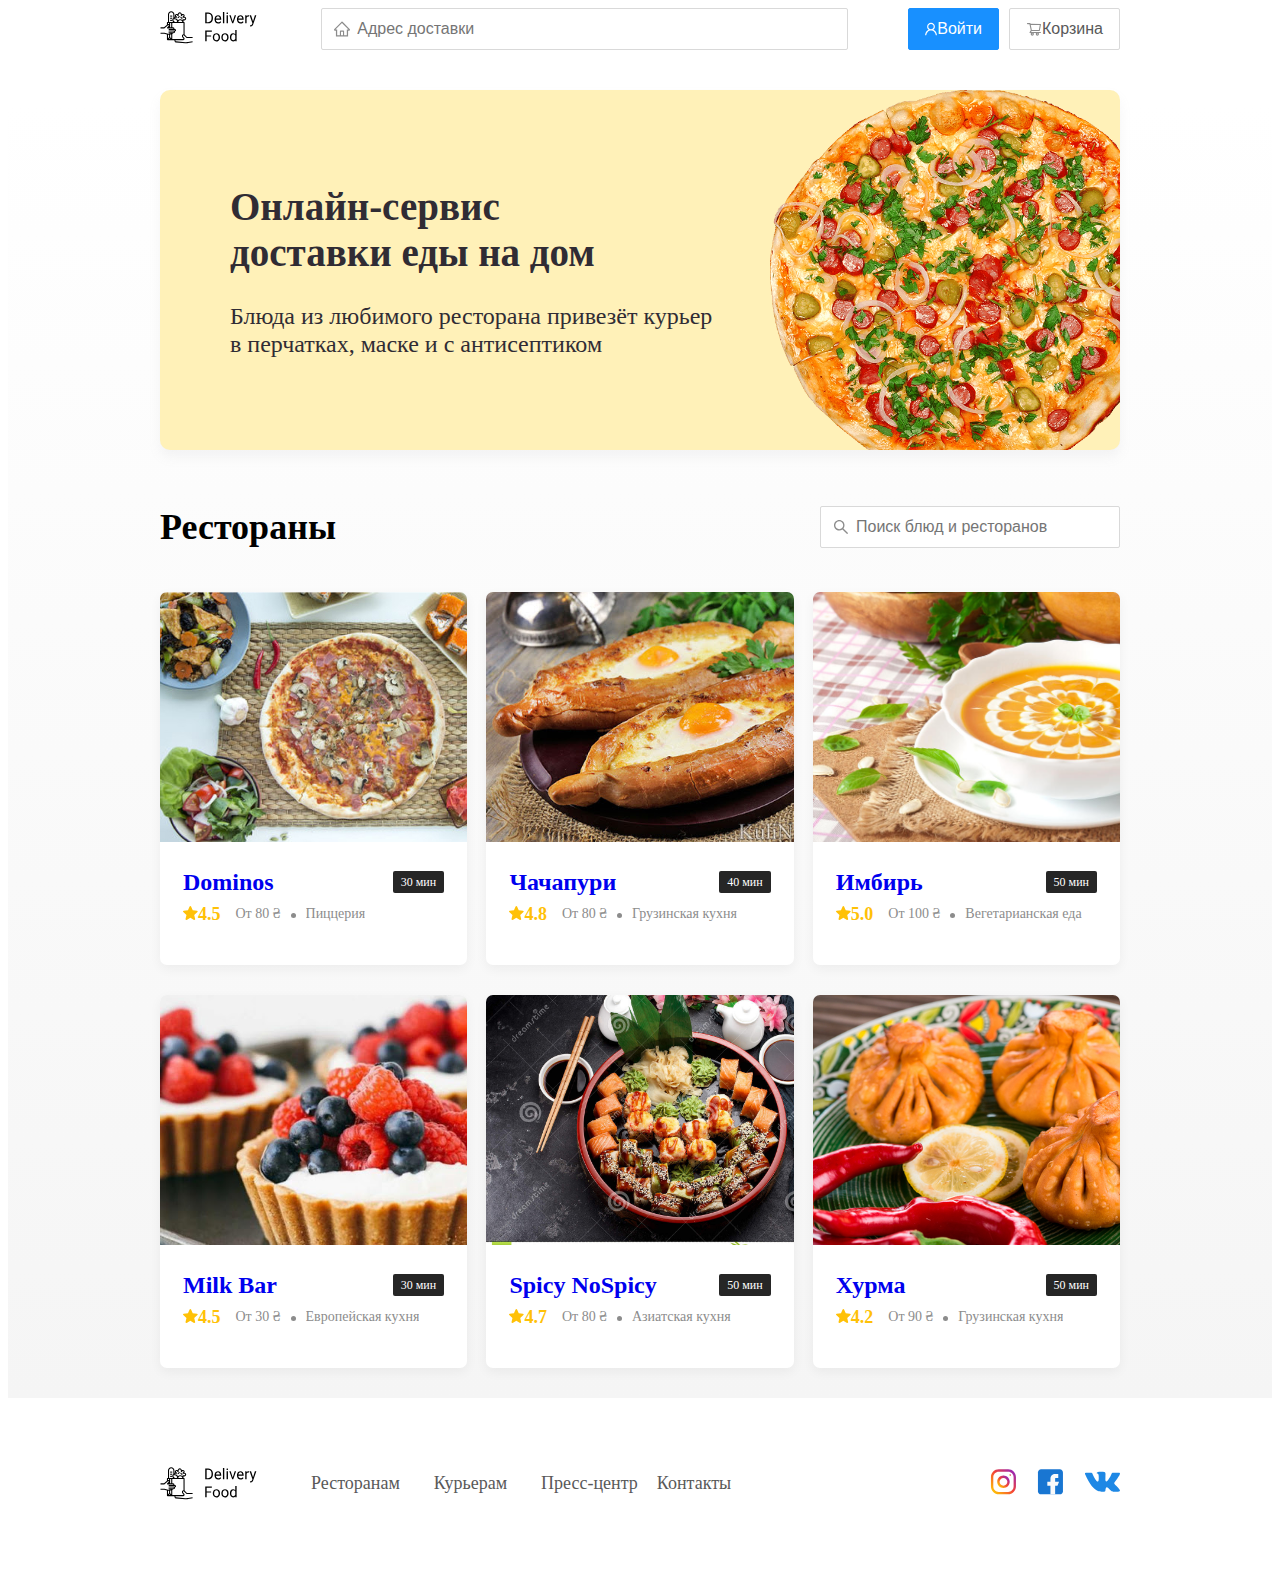
<file: index.html>
<!DOCTYPE html>
<html lang="ru">

<head>
  <meta charset="UTF-8">
  <meta name="viewport" content="width=device-width, initial-scale=1.0">
  <title>Delivery Food - доставка еды на дом</title>
  <link href="https://fonts.googleapis.com/css2?family=Roboto:ital,wght@1,400;1,700&display=swap" rel="stylesheet" />
  <link rel="stylesheet" href="/home/tata/delivery/css/normalize.css" type="text/html" />
  <link rel="stylesheet" href="css/animate.css" />
  <link rel="stylesheet" href="css/style.css" />
</head>

<body>
  <div class="container">
    <header class="header">
      <a href="index.html" class="logo">
        <img src="img/logo.svg" alt="Logo" class="logo" />
      </a>
      <input type="text" class="input input-adress" placeholder="Адрес доставки" />
      <div class="buttons">
        <button class="button button-primary">
          <img src="img/user.svg" alt="user" class="button-icon" />
          <span class="button-text">Войти</span>
        </button>
        <button class="button">
          <img src="img/shopping-cart.svg" alt="" class="button-icon" />
          <span class="button-text">Корзина</span>
        </button>
      </div>
    </header>
  </div>
  <!-- /.container -->
  <main class="main">
    <div class="container">
      <section class="promo">
        <h1 class="promo-title">Онлайн-сервис <br />доставки еды на дом</h1>
        <p class="promo-text">Блюда из любимого ресторана привезёт курьер <br /> в перчатках, маске и с антисептиком</p>
      </section>

      <section class="restaurants">
        <div class="section-heading">
          <h2 class="section-title">Рестораны</h2>
          <input type="text" class="input input-search" placeholder="Поиск блюд и ресторанов" />
        </div>
        <div class="cards">
          <a href="restarant.html" class="card">
            <img src="img/image.jpg" alt="image" class="card-image" />
            <div class="card-text">
              <div class="card-heading">
                <h3 class="card-title">Dominos</h3>
                <span class="card-tag tag">30 мин</span>
              </div>
              <!-- /.card-heading -->
              <div class="card-info">
                <div class="rating"><img src="img/rating.svg" alt="rating" class="rating-star" />4.5</div>
                <span class="price">От 80 ₴</span>
                <span class="category">Пиццерия</span>
              </div>
              <!-- /.card-info -->
            </div>
            <!-- /.card-text -->
          </a>
          <!-- /.card -->
          <a href="restarant.html" class="card">
            <img src="img/image2.jpg" alt="image" class="card-image" />
            <div class="card-text">
              <div class="card-heading">
                <h3 class="card-title">Чачапури</h3>
                <span class="card-tag tag">40 мин</span>
              </div>
              <!-- /.card-heading -->
              <div class="card-info">
                <div class="rating"><img src="img/rating.svg" alt="rating" class="rating-star" />4.8</div>
                <span class="price">От 80 ₴</span>
                <span class="category">Грузинская кухня</span>
              </div>
              <!-- /.card-info -->
            </div>
            <!-- /.card-text -->
          </a>
          <!-- /.card -->
          <a href="restarant.html" class="card">
            <img src="img/image3.jpg" alt="image" class="card-image" />
            <div class="card-text">
              <div class="card-heading">
                <h3 class="card-title">Имбирь</h3>
                <span class="card-tag tag">50 мин</span>
              </div>
              <!-- /.card-heading -->
              <div class="card-info">
                <div class="rating"><img src="img/rating.svg" alt="rating" class="rating-star" />5.0</div>
                <span class="price">От 100 ₴</span>
                <span class="category">Вегетарианская еда</span>
              </div>
              <!-- /.card-info -->
            </div>
            <!-- /.card-text -->
          </a>
          <!-- /.card -->
          <a href="restarant.html" class="card">
            <img src="img/image4.jpg" alt="image" class="card-image" />
            <div class="card-text">
              <div class="card-heading">
                <h3 class="card-title">Milk Bar</h3>
                <span class="card-tag tag">30 мин</span>
              </div>
              <!-- /.card-heading -->
              <div class="card-info">
                <div class="rating"><img src="img/rating.svg" alt="rating" class="rating-star" />4.5</div>
                <span class="price">От 30 ₴</span>
                <span class="category">Европейская кухня</span>
              </div>
              <!-- /.card-info -->
            </div>
            <!-- /.card-text -->
          </a>
          <!-- /.card -->
          <a href="restarant.html" class="card">
            <img src="img/image5.jpg" alt="image" class="card-image" />
            <div class="card-text">
              <div class="card-heading">
                <h3 class="card-title">Spicy NoSpicy</h3>
                <span class="card-tag tag">50 мин</span>
              </div>
              <!-- /.card-heading -->
              <div class="card-info">
                <div class="rating"><img src="img/rating.svg" alt="rating" class="rating-star" />4.7</div>
                <span class="price">От 80 ₴</span>
                <span class="category">Азиатская кухня</span>
              </div>
              <!-- /.card-info -->
            </div>
            <!-- /.card-text -->
          </a>
          <!-- /.card -->

          <a href="restarant.html" class="card">
            <img src="img/image6.jpg" alt="image" class="card-image" />
            <div class="card-text">
              <div class="card-heading">
                <h3 class="card-title">Хурма</h3>
                <span class="card-tag tag">50 мин</span>
              </div>
              <!-- /.card-heading -->
              <div class="card-info">
                <div class="rating"><img src="img/rating.svg" alt="rating" class="rating-star" />4.2</div>
                <span class="price">От 90 ₴</span>
                <span class="category">Грузинская кухня</span>
              </div>
              <!-- /.card-info -->
            </div>
            <!-- /.card-text -->
          </a>
          <!-- /.card -->
        </div>
        <!-- /.cards -->
      </section>
    </div>
    <!-- /.container -->
  </main>
  <footer class="footer">
    <div class="container">
      <div class="footer-block">
        <img src="img/logo.svg" alt="logo" class="logo footer-logo">
        <nav class="footer-nav">
          <a href="#" class="footer-link">Ресторанам</a>
          <a href="#" class="footer-link">Курьерам</a>
          <a href="#" class="footer-link">Пресс-центр</a>
          <a href="#" class="footer-link">Контакты</a>
        </nav>
        <div class="social-links">
          <a href="#" class="social-link"><img src="img/instagram.svg" alt="instagram"></a>
          <a href="#" class="social-link"><img src="img/fb.svg" alt="facebook"></a>
          <a href="#" class="social-link"><img src="img/VK.svg" alt="vkontakte"></a>
        </div>
      </div>
    </div>
  </footer>
</body>
</html>
</file>
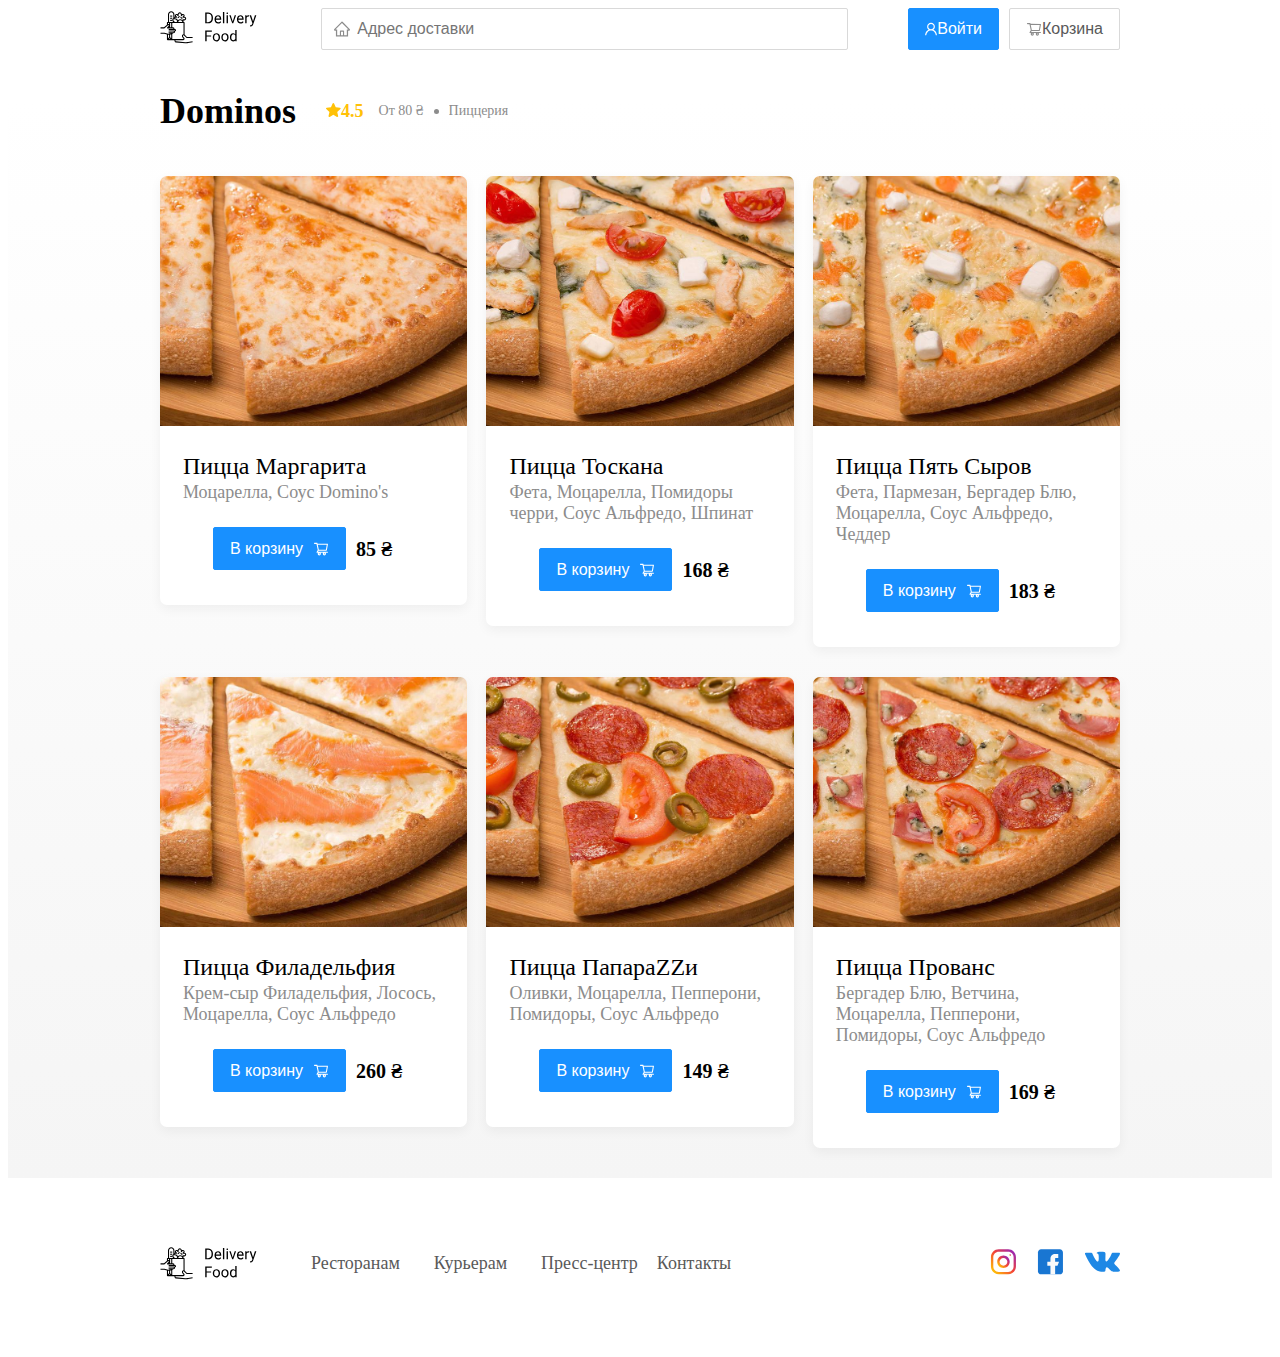
<file: restarant.html>
<!DOCTYPE html>
<html lang="ru">

<head>
  <meta charset="UTF-8">
  <meta name="viewport" content="width=device-width, initial-scale=1.0">
  <title>Delivery Food - доставка еды на дом</title>
  <link href="https://fonts.googleapis.com/css2?family=Roboto:ital,wght@1,400;1,700&display=swap" rel="stylesheet" />
  <link rel="stylesheet" href="/home/tata/delivery/css/normalize.css" type="text/html" />
  <link rel="stylesheet" href="css/animate.css" />
  <link rel="stylesheet" href="css/style.css" />
</head>
<body>
  <div class="container">
    <header class="header">
      <a href="index.html" class="logo animated fadeInRight">
        <img src="img/logo.svg" alt="Logo" class="logo" />
      </a>
      <input type="text" class="input input-adress" placeholder="Адрес доставки" />
      <div class="buttons">
        <button class="button button-primary">
          <img src="img/user.svg" alt="user" class="button-icon" />
          <span class="button-text">Войти</span>
        </button>
        <button class="button" id="cart-button">
          <img src="img/shopping-cart.svg" alt="" class="button-icon" />
          <span class="button-text">Корзина</span>
        </button>
      </div>
    </header>
  </div>
  <!-- /.container -->
  <main class="main">
    <div class="container">
      <section class="restaurants">
        <div class="section-heading">
          <h2 class="section-title">Dominos</h2>
          <div class="card-info">
            <div class="rating"><img src="img/rating.svg" alt="rating" class="rating-star" />4.5</div>
            <span class="price">От 80 ₴</span>
            <span class="category">Пиццерия</span>
          </div>
          <!-- /.card-info -->
        </div>
        <div class="cards">
          <div class="card wow fadeInUp" data-wow-delay="0.2s">
            <img src="img/margarita.jpg" alt="image" class="card-image" />
            <div class="card-text">
              <div class="card-heading">
                <h3 class="card-title card-title-reg">Пицца Маргарита</h3>
              </div>
              <!-- /.card-heading -->
              <div class="card-info">
                <span class="ingredients">Моцарелла, Соус Domino's</span>
              </div>
              <!-- /.card-info -->
              <div class="card-buttons">
                <button class="button button-primary">
                  <span class="button-card-text">В корзину</span>
                  <img src="img/shopping-cart-white.svg" alt="shopping-cart" class="button-card-image">
                </button>
                <strong class="card-price-bold">85 ₴</strong>
              </div>
              <!-- /.card-buttons -->
            </div>
            <!-- /.card-text -->
          </div>
          <!-- /.card -->

          <div class="card wow fadeInUp" data-wow-delay="0.4s">
            <img src="img/toskana.jpg" alt="image" class="card-image" />
            <div class="card-text">
              <div class="card-heading">
                <h3 class="card-title card-title-reg">Пицца Тоскана</h3>
              </div>
              <!-- /.card-heading -->
              <div class="card-info">
                <span class="ingredients">Фета, Моцарелла, Помидоры черри, Соус Альфредо, Шпинат</span>
              </div>
              <!-- /.card-info -->
              <div class="card-buttons">
                <button class="button button-primary">
                  <span class="button-card-text">В корзину</span>
                  <img src="img/shopping-cart-white.svg" alt="shopping-cart" class="button-card-image">
                </button>
                <strong class="card-price-bold">168 ₴</strong>
              </div>
              <!-- /.card-buttons -->
            </div>
            <!-- /.card-text -->
          </div>
          <!-- /.card -->

          <div class="card wow fadeInUp" data-wow-delay="0.6s">
            <img src="img/5chees.jpg" alt="image" class="card-image" />
            <div class="card-text">
              <div class="card-heading">
                <h3 class="card-title card-title-reg">Пицца Пять Сыров</h3>
              </div>
              <!-- /.card-heading -->
              <div class="card-info">
                <span class="ingredients">Фета, Пармезан, Бергадер Блю, Моцарелла, Соус Альфредо, Чеддер</span>
              </div>
              <!-- /.card-info -->
              <div class="card-buttons">
                <button class="button button-primary">
                  <span class="button-card-text">В корзину</span>
                  <img src="img/shopping-cart-white.svg" alt="shopping-cart" class="button-card-image">
                </button>
                <strong class="card-price-bold">183 ₴</strong>
              </div>
              <!-- /.card-buttons -->
            </div>
            <!-- /.card-text -->
          </div>
          <!-- /.card -->

          <div class="card wow fadeInUp" data-wow-delay="0.2s">
            <img src="img/filadelfia.jpg" alt="image" class="card-image" />
            <div class="card-text">
              <div class="card-heading">
                <h3 class="card-title card-title-reg">Пицца Филадельфия</h3>
              </div>
              <!-- /.card-heading -->
              <div class="card-info">
                <span class="ingredients">Крем-сыр Филадельфия, Лосось, Моцарелла, Соус Альфредо</span>
              </div>
              <!-- /.card-info -->
              <div class="card-buttons">
                <button class="button button-primary">
                  <span class="button-card-text">В корзину</span>
                  <img src="img/shopping-cart-white.svg" alt="shopping-cart" class="button-card-image">
                </button>
                <strong class="card-price-bold">260 ₴</strong>
              </div>
              <!-- /.card-buttons -->
            </div>
            <!-- /.card-text -->
          </div>
          <!-- /.card -->

          <div class="card wow fadeInUp" data-wow-delay="0.4s">
            <img src="img/paparzii.jpg" alt="image" class="card-image" />
            <div class="card-text">
              <div class="card-heading">
                <h3 class="card-title card-title-reg">Пицца ПапараZZи</h3>
              </div>
              <!-- /.card-heading -->
              <div class="card-info">
                <span class="ingredients">Оливки, Моцарелла, Пепперони, Помидоры, Соус Альфредо</span>
              </div>
              <!-- /.card-info -->
              <div class="card-buttons">
                <button class="button button-primary">
                  <span class="button-card-text">В корзину</span>
                  <img src="img/shopping-cart-white.svg" alt="shopping-cart" class="button-card-image">
                </button>
                <strong class="card-price-bold">149 ₴</strong>
              </div>
              <!-- /.card-buttons -->
            </div>
            <!-- /.card-text -->
          </div>
          <!-- /.card -->

          <div class="card wow fadeInUp" data-wow-delay="0.6s">
            <img src="img/provans.jpg" alt="image" class="card-image" />
            <div class="card-text">
              <div class="card-heading">
                <h3 class="card-title card-title-reg">Пицца Прованс</h3>
              </div>
              <!-- /.card-heading -->
              <div class="card-info">
                <span class="ingredients">Бергадер Блю, Ветчина, Моцарелла, Пепперони, Помидоры, Соус Альфредо</span>
              </div>
              <!-- /.card-info -->
              <div class="card-buttons">
                <button class="button button-primary">
                  <span class="button-card-text">В корзину</span>
                  <img src="img/shopping-cart-white.svg" alt="shopping-cart" class="button-card-image">
                </button>
                <strong class="card-price-bold">169 ₴</strong>
              </div>
              <!-- /.card-buttons -->
            </div>
            <!-- /.card-text -->
          </div>
          <!-- /.card -->

        </div>
        <!-- /.cards -->
      </section>
    </div>
    <!-- /.container -->
  </main>

  <footer class="footer">
    <div class="container">
      <div class="footer-block">
        <img src="img/logo.svg" alt="logo" class="logo footer-logo">
        <nav class="footer-nav">
          <a href="#" class="footer-link">Ресторанам</a>
          <a href="#" class="footer-link">Курьерам</a>
          <a href="#" class="footer-link">Пресс-центр</a>
          <a href="#" class="footer-link">Контакты</a>
        </nav>
        <div class="social-links">
          <a href="#" class="social-link"><img src="img/instagram.svg" alt="instagram"></a>
          <a href="#" class="social-link"><img src="img/fb.svg" alt="facebook"></a>
          <a href="#" class="social-link"><img src="img/VK.svg" alt="vkontakte"></a>
        </div>
      </div>
    </div>
  </footer>

  <div class="modal">
    <div class="modal-dialog">
      <div class="modal-header">
        <h3 class="modal-title">Корзина</h3>
        <button class="close">&times;</button>
      </div>
      <!-- /.modal-header -->
      <div class="modal-body">
        <div class="food-row">
          <span class="food-name">Пицца Маргарита</span>
          <strong class="food-price">89 ₴</strong>
          <div class="food-counter">
            <button class="counter-button">-</button>
            <span class="counter">1</span>
            <button class="counter-button">+</button>
          </div>
          <!-- /.food-counter -->
        </div>
        <!-- /.foods-row -->
        <div class="food-row">
          <span class="food-name">Пицца Маргарита</span>
          <strong class="food-price">89 ₴</strong>
          <div class="food-counter">
            <button class="counter-button">-</button>
            <span class="counter">1</span>
            <button class="counter-button">+</button>
          </div>
          <!-- /.food-counter -->
        </div>
        <!-- /.foods-row -->
        <div class="food-row">
          <span class="food-name">Пицца Маргарита</span>
          <strong class="food-price">89 ₴</strong>
          <div class="food-counter">
            <button class="counter-button">-</button>
            <span class="counter">1</span>
            <button class="counter-button">+</button>
          </div>
          <!-- /.food-counter -->
        </div>
        <!-- /.foods-row -->
      </div>
      <!-- /.modal-body -->
      <div class="modal-footer">
        <span class="modal-pricetag">267 ₴</span>
        <div class="footer-buttons">
          <button class="button button-primary">Оформить заказ</button>
          <button class="button">Отмена</button>
        </div>
      </div>
      <!-- /.modal-footer -->
    </div>
    <!-- /.modal-dialog -->
  </div>
  <script src="js/wow.min.js"></script>
  <script src="js/main.js"></script>
</body>
</html>
</file>
<file: css/style.css>
* {
  box-sizing: border-box;
}

.body {
  font-family: "Roboto", sans-serif;
  padding-top: 44px;
}

.container {
  max-width: 1200px;
  margin: auto;
}

.header {
  display: flex;
  align-items: center;
  justify-content: space-between;
  margin-bottom: 40px;
}

.input {
  background: #FFFFFF;
  border: 1px solid #D9D9D9;
  border-radius: 2px;
  font-size: 16px;
  line-height: 24px;
  padding: 8px;
  padding-left: 35px;
  background-repeat: no-repeat;
  background-position: left 11px center;
}

.input-adress {
  flex: 0.8;
  background-image: url(../img/home.svg);
}

.input-search {
  background-image: url(../img/search.svg);
  width: 300px;
  margin-left: auto;
}

.buttons {
  display: flex;
  align-items: center;
}

.button {
  display: flex;
  align-items: center;
  padding: 8px 16px;
  background: #FFFFFF;
  border: 1px solid #D9D9D9;
  box-sizing: border-box;
  box-shadow: 0px 0px 2px rgba(0, 0, 0, 0.0015);
  border-radius: 2px;
  color: #595959;
  font-size: 16px;
  line-height: 24px;
}

.button-primary {
  background: #1890FF;
  border: 1px solid #1890FF;
  color: #FFFFFF;
  margin-right: 10px;
}

.button-icon {
  margin-right: middle;
}

.button-card-text {
  margin-right: 10px;
}

.promo {
  box-shadow: 0px 7px 12px rgba(158, 158, 163, 0.1);
  background: #FFF1B8 url(../img/promo-img.png) no-repeat top -24px right 6px / 449px;
  border-radius: 10px;
  padding: 68px 70px;
  margin-bottom: 56px;
}

.promo-title {
  font-style: normal;
  font-weight: bold;
  font-size: 39px;
  line-height: 46px;
  color: #302C34;
}

.promo-text {
  font-style: normal;
  font-weight: normal;
  font-size: 24px;
  line-height: 28px;
  color: #302C34;
  max-width: 538px;
}

.section-heading {
  display: flex;
  align-items: center;
  margin-bottom: 44px;
}

.main {
  background: linear-gradient(180deg, rgba(245, 245, 245, 0) 1.04%, #F5F5F5 100%);
}

.section-title {
  font-style: normal;
  font-weight: bold;
  font-size: 36px;
  line-height: 42px;
  color: #000000;
  margin: 0px;
  margin-right: 30px;
}

.cards {
  display: flex;
  align-items: flex-start;
  flex-wrap: wrap;
  justify-content: space-between;
}

.card {
  background: #FFFFFF;
  box-shadow: 0px 4px 12px rgba(0, 0, 0, 0.05);
  border-radius: 7px;
  overflow: hidden;
  margin-bottom: 30px;
  flex-basis: 32%;
  text-decoration: none;
}

.card-image {
  width: 384px;
  height: 250px;
  object-fit: cover;
}

.card-text {
  padding-top: 20px;
  padding-bottom: 35px;
  padding-left: 23px;
  padding-right: 23px;
}

.card-heading {
  display: flex;
  align-items: center;
  justify-content: space-between;
}

.card-title {
  margin: 0px;
  font-style: normal;
  font-weight: bold;
  font-size: 24px;
  line-height: 32px;
}

.card-title-reg {
  font-weight: 400;
}

.card-tag {
  font-style: normal;
  font-weight: normal;
  font-size: 12px;
  line-height: 20px;
  display: flex;
  align-items: center;
  color: #FFFFFF;
  background: #262626;
  border-radius: 2px;
  padding: 1px 8px;
}

.card-info {
  display: flex;
  align-items: center;
  flex-wrap: wrap;
}

.card-buttons {
  display: flex;
  align-items: center;
  margin-left: 30px;
  margin-top: 24px;
}

.card-price-bold {
  font-weight: bold;
  font-size: 20px;
  line-height: 32px;
}

.rating {
  margin-right: 26px;
  color: #FFC107;
  font-style: normal;
  font-weight: bold;
  font-size: 18px;
  line-height: 32px;
}

.price,
.category {
  color: #8C8C8C;
  font-size: 18px;
  line-height: 32px;
}

.category {

  text-overflow: ellipsis;
  overflow: hidden;
  white-space: nowrap;
  max-width: 150px;
}

.ingredients {
  color: #8C8C8C;
  font-size: 18px;
  line-height: 21px;
}

.price {
  margin-right: 10px;
}

.price:after {
  content: "";
  width: 5px;
  height: 5px;
  background-color: #8C8C8C;
  display: inline-block;
  vertical-align: middle;
  border-radius: 50%;
  margin-left: 10px;
}

.footer {
  padding: 60px 0;
}

.footer-block {
  display: flex;
  align-items: center;
  justify-content: space-between;
}

.footer-nav {
  margin-right: auto;
  margin-left: 35px;
}

.footer-link {
  font-style: normal;
  font-weight: normal;
  font-size: 18px;
  line-height: 21px;
  display: inline-block;
  color: #595959;
  text-decoration: none;
}

.footer-link:not(:last-child) {
  margin: 15px;
}

.social-links {
  display: flex;
  align-items: center;
}

.social-link:not(:last-child) {
  margin-right: 21px;
}

.modal {
  display: none;
  position: fixed;
  left: 0;
  top: 0;
  width: 100%;
  height: 100%;
  background: rgba(0, 0, 0, 0.4);
}
.is-open {
  display: flex;
}
.modal-dialog {
  max-width: 780px;
  width: 95%;
  background: #FFFFFF;
  border-radius: 5px;
  margin: auto;
  padding: 40px 45px;
}

.modal-header {
  display: flex;
  align-items: center;
  justify-content: space-between;
  margin-bottom: 45px;
}

.modal-title {
  margin: 0;
  font-weight: bold;
  font-size: 36px;
  line-height: 42px;
}

.close {
  font-size: 36px;
  border: none;
  background-color: transparent;
}
.modal-body {
  margin-bottom: 52px;
}
.food-row {
  display: flex;
  align-items: flex-start;
  justify-content: space-between;
  padding-bottom: 8px;
  border-bottom: 1px solid #D9D9D9;
  margin-bottom: 15px;
}

.food-name {
  font-weight: normal;
  font-size: 18px;
  line-height: 32px;
}

.food-price {
  margin-left: auto;
  margin-right: 47px;
  font-weight: bold;
  font-size: 20px;
  line-height: 32px;
}

.food-counter {
  display: flex;
  align-items: center;
}

.counter-button {
  display: flex;
  align-items: center;
  justify-content: center;
  width: 39px;
  height: 32px;
  background: #FFFFFF;
  border: 1px solid #40A9FF;
  box-sizing: border-box;
  border-radius: 2px;
  font-weight: normal;
  font-size: 14px;
  line-height: 22px;
  color: #40A9FF;
}

.counter {
  margin-left: 10px;
  margin-right: 10px;
}
.modal-footer {
  display: flex;
  align-items: center;
  justify-content: space-between;
}
.footer-buttons {
  display: flex;
  align-items: center;
}
.modal-pricetag {
  background: #262626;
  border-radius: 5px;
  color: #FFFFFF;
  padding: 15px 20px;
  font-size: 20px;
  line-height: 23px;
}

@media (max-width: 1366px) {
  .container {
    max-width: 960px;
  }

  .promo {
    background-position: top right -50px;
    background-size: 400px;
  }

  .rating {
    margin-right: 15px;
  }

  .category,
  .price {
    font-size: 14px;
  }
}

@media (max-width: 992px) {
  .container {
    max-width: 750px;
  }

  .promo {
    padding: 50px;
    background-size: 350px;
    background-position: center right -100px;
  }

  .promo-text {
    font-size: 18px;
    min-width: 400;
  }

  .card {
    flex-basis: 49%;
  }

  .footer-link {
    font-size: 16px;
  }
}

@media (max-width: 768px) {
  .container {
    max-width: 560px;
  }

  .card-info {
    flex-wrap: wrap;
  }

  .card .rating {
    flex-basis: 100%;
  }

  .card-title {
    font-size: 18px;
  }

  .promo {
    background-size: 250px;
    background-position: bottom 50 px right;
  }

  .promo-title {
    font-size: 24px;
    line-height: 1.4;
  }

  .promo-text {
    margin-top: 0;
  }
}

@media (max-width: 578px) {
  .container {
    width: 90%;
  }

  .header {
    flex-wrap: wrap;
  }

  .input-adress {
    margin-top: 15px;
    order: 5;
    flex: 1;
  }

  .promo {
    background-image: none;
  }

  .promo-title {
    margin-bottom: 10px;
  }

  .section-title {
    font-size: 20px;
  }

  .card {
    flex-basis: 100%;
  }

  .card-image {
    width: 100%;
  }

  .footer {
    padding: 30px 0;
  }

  .footer-block {
    align-items: flex-start;
    justify-content: space-between;
  }

  .footer-nav {
    margin-left: 0;
    margin-right: 0;
    order: 0;
    display: flex;
    flex-direction: column;
  }

  .footer-logo {
    margin-right: 15px;
    order: 1;
  }

  .social-links {
    order: 2;
  }
}

@media (max-width: 480px) {
  .button-text {
    display: none;
  }

  .button {
    min-height: 40px;
  }

  .button-icon {
    margin: 0;
  }

  .promo {
    padding: 20px;
  }

  .section-heading {
    flex-wrap: wrap;
  }

  .footer-block {
    flex-wrap: wrap;
    flex-direction: column;
    align-items: center;
  }

  .footer-logo {
    order: 0;
    margin-bottom: 20px;
  }

  .footer-nav {
    margin-bottom: 20px;
    text-align: center;
  }

  .footer-link:not(:last-child) {
    margin-right: 0;
  }
}
</file>
